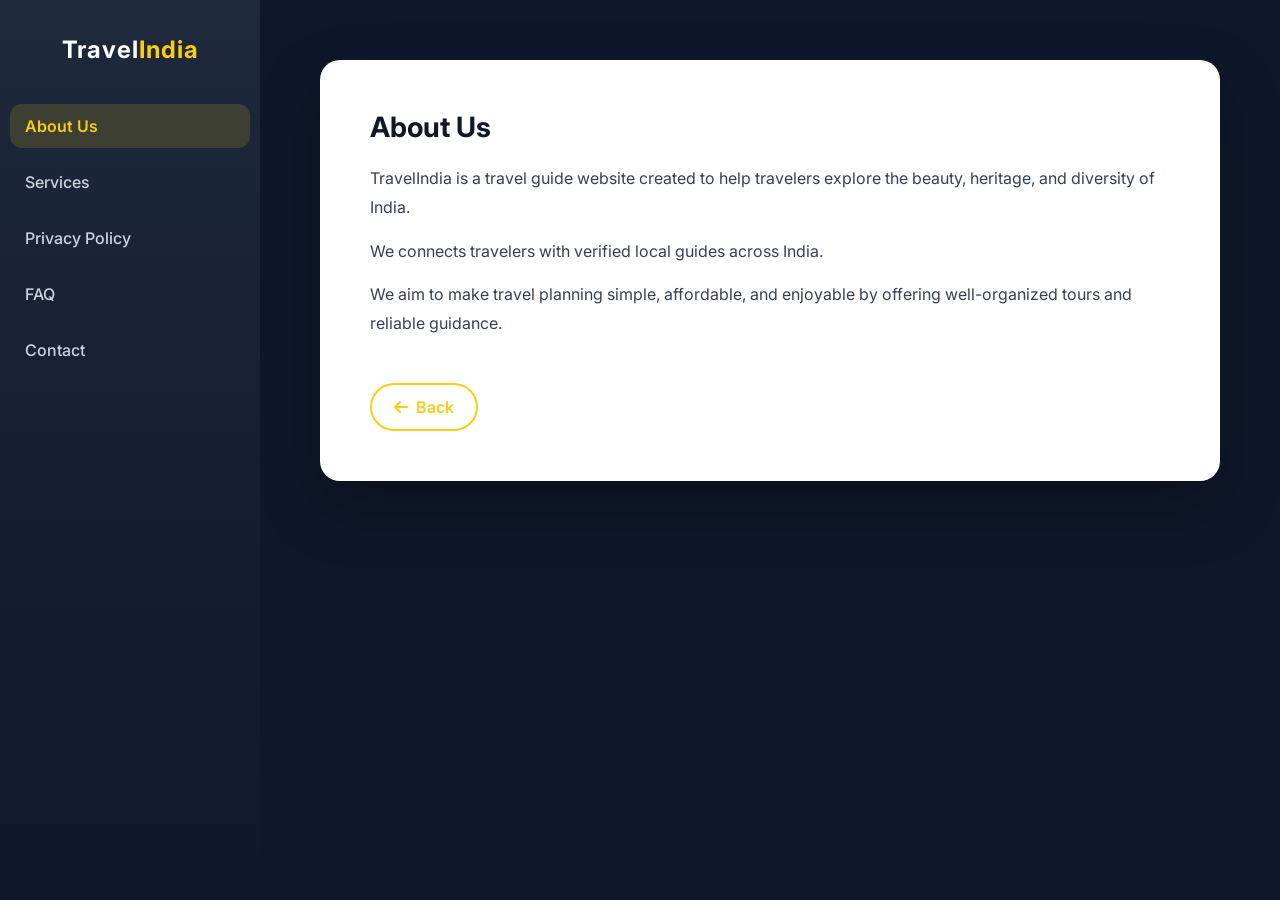
<file: templates/info.html>
<!DOCTYPE html>
<html lang="en">
<head>
<meta charset="UTF-8">
<meta name="viewport" content="width=device-width, initial-scale=1.0">
<title>Travel India | Information</title>

<link href="https://fonts.googleapis.com/css2?family=Inter:wght@400;500;600;700&display=swap" rel="stylesheet">
<link rel="stylesheet" href="https://cdnjs.cloudflare.com/ajax/libs/font-awesome/6.5.0/css/all.min.css">

<style>
*{
  margin:0;
  padding:0;
  box-sizing:border-box;
  font-family:'Inter',sans-serif;
}

body{
  display:flex;
  min-height:100vh;
  background:#0f172a;
  overflow-x:hidden;
}

/* ================= SIDEBAR ================= */
.sidebar{
  width:260px;
  background:linear-gradient(180deg,#1e293b,#0f172a);
  padding:35px 10px;
  color:#fff;
  transition:0.3s ease;
}

.sidebar h2{
  font-size:24px;
  margin-bottom:40px;
  text-align:center;       /* center text */
  font-weight:700;
  letter-spacing:1px;
}

.sidebar h2 span{
  color:#facc15;
}

.sidebar a{
  display:block;
  padding:12px 15px;
  border-radius:12px;
  margin-bottom:12px;
  text-decoration:none;
  color:#cbd5e1;
  transition:0.3s;
  position:relative;
  font-weight:500;
}

.sidebar a:hover{
  background:#1e293b;
  color:#fff;
}

.sidebar a.active{
  background:rgba(250,204,21,0.15);
  color:#facc15;
  font-weight:600;
}

.sidebar a.active::before{
  content:"";
  position:absolute;
  left:-20px;
  top:0;
  height:100%;
  width:4px;
  background:#facc15;
  border-radius:4px;
}

/* ================= HAMBURGER ================= */
.menu-toggle{
  display:none;
  position:fixed;
  top:28px;
  left:15px;
  font-size:22px;
  color:#fff;
  background:#1e293b;
  padding:10px 12px;
  border-radius:8px;
  cursor:pointer;
  z-index:1000;
}

/* ================= MAIN ================= */
.main{
  flex:1;
  padding:60px;
  display:flex;
  justify-content:center;
  align-items:flex-start;
}

/* ================= CARD ================= */
.card{
  background:#ffffff;
  border-radius:20px;
  padding:50px;
  box-shadow:0 25px 60px rgba(0,0,0,0.25);
  width:100%;
  max-width:900px;
  animation:fadeIn 0.4s ease;
}

.card h1{
  font-size:28px;
  margin-bottom:20px;
  color:#0f172a;
}

.card p{
  color:#334155;
  line-height:1.8;
  margin-bottom:15px;
}

.card ul{
  margin-left:20px;
  margin-bottom:20px;
}

.card li{
  margin-bottom:8px;
  color:#334155;
}

/* Sections */
.content-section{
  display:none;
}

.content-section.active{
  display:block;
}

/* FAQ */
.faq-item{
  background:#f8fafc;
  padding:15px;
  border-radius:10px;
  margin-bottom:12px;
}

.faq-item strong{
  display:block;
  margin-bottom:6px;
  color:#0f172a;
}

/* Back Button */
.back-btn{
  display:inline-flex;
  align-items:center;
  gap:8px;
  margin-top:30px;
  padding:12px 22px;
  border-radius:50px;
  border:2px solid #facc15;
  color:#facc15;
  text-decoration:none;
  font-weight:600;
  transition:0.3s;
}

.back-btn:hover{
  background:#facc15;
  color:#0f172a;
  box-shadow:0 8px 20px rgba(250,204,21,0.4);
  transform:translateY(-2px);
}

/* ================= RESPONSIVE ================= */
@media(max-width:900px){
  .main{
    padding:30px;
  }
}

@media(max-width:768px){

  body{
    flex-direction:column;
  }

  .sidebar{
    position:fixed;
    left:-260px;
    top:0;
    height:100%;
    z-index:999;
  }

  .sidebar.show{
    left:0;
  }

  .menu-toggle{
    display:block;
  }

  .main{
    padding:80px 20px 20px 20px;
  }

  .card{
    padding:25px;
  }
}

@keyframes fadeIn{
  from{opacity:0; transform:translateY(10px);}
  to{opacity:1; transform:translateY(0);}
}
</style>
</head>
<body>

<div class="menu-toggle" onclick="toggleMenu()">
  <i class="fa fa-bars"></i>
</div>

<!-- SIDEBAR -->
<div class="sidebar" id="sidebar">
  <h2>Travel<span>India</span></h2>

  <a href="#" class="active" onclick="showSection(event,'about')">About Us</a>
  <a href="#" onclick="showSection(event,'services')">Services</a>
  <a href="#" onclick="showSection(event,'privacy')">Privacy Policy</a>
  <a href="#" onclick="showSection(event,'faq')">FAQ</a>
  <a href="#" onclick="showSection(event,'contact')">Contact</a>
</div>

<!-- MAIN -->
<div class="main">
  <div class="card">

    <section id="about" class="content-section active">
      <h1>About Us</h1>
      <p>TravelIndia is a travel guide website created to help travelers explore the beauty, heritage, and diversity of India.</p>
       <p>We connects travelers with verified local guides across India.</p>
      <p>We aim to make travel planning simple, affordable, and enjoyable by offering well-organized tours and reliable guidance.</p>
    </section>

    <section id="services" class="content-section">
      <h1>Our Services</h1>
      <ul>
        <li>✔ Guided Tours</li>
        <li>✔ Hotel Recommendations</li>
        <li>✔ Destination Planning</li>
        <li>✔ Verified Local Guides</li>
        <li>✔ Secure Online Booking</li>
      </ul>
    </section>

    <section id="privacy" class="content-section">
      <h1>Privacy Policy</h1>
      <p>Your personal data is securely stored and never shared without consent.</p>
      <p>All transactions are encrypted.</p>
    </section>

    <section id="faq" class="content-section">
      <h1>Frequently Asked Questions</h1>
      <div class="faq-item">
        <strong>How do I book a tour?</strong>
        <p>Select your destination and click "Book Tour".</p>
      </div>
      <div class="faq-item">
        <strong>Can I cancel my booking?</strong>
        <p>Cancellations are not allowed.</p>
      </div>
    </section>

    <section id="contact" class="content-section">
      <h1>Contact Us</h1>
      <p><i class="fa fa-location-dot"></i> Mumbai, India</p>
      <p><i class="fa fa-phone"></i> +91 90224 00968</p>
      <p><i class="fa fa-envelope"></i> support@travelindia.com</p>
      <p>We are available 24/7 for assistance.</p>
    </section>

    <a href="javascript:history.back()" class="back-btn">
      <i class="fa fa-arrow-left"></i> Back
    </a>

  </div>
</div>

<script>
function showSection(e,id){
  e.preventDefault();

  document.querySelectorAll('.sidebar a').forEach(link=>{
    link.classList.remove('active');
  });

  e.target.classList.add('active');

  document.querySelectorAll('.content-section').forEach(section=>{
    section.classList.remove('active');
  });

  document.getElementById(id).classList.add('active');

  if(window.innerWidth < 768){
    document.getElementById('sidebar').classList.remove('show');
  }
}

function toggleMenu(){
  document.getElementById('sidebar').classList.toggle('show');
}
</script>

</body>
</html>
</file>
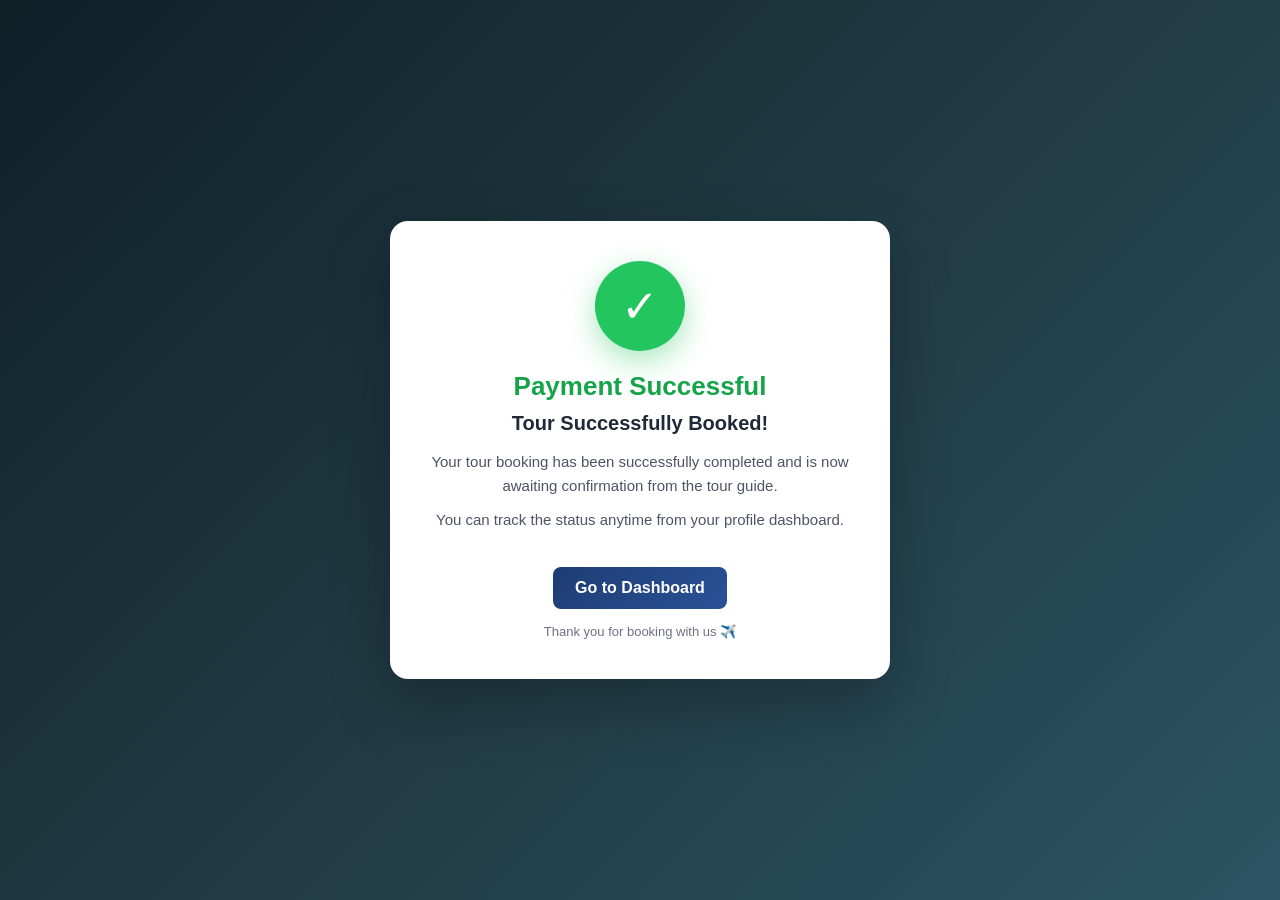
<file: templates/payment_success.html>
<!DOCTYPE html>
<html lang="en">
<head>
<meta charset="UTF-8">
<meta name="viewport" content="width=device-width, initial-scale=1.0">

<title>Payment Successful</title>

<style>

*{
box-sizing:border-box;
margin:0;
padding:0;
font-family:"Segoe UI",sans-serif;
}

body{
background:linear-gradient(135deg,#0f2027,#203a43,#2c5364);
min-height:100vh;
display:flex;
align-items:center;
justify-content:center;
padding:20px;
}

/* Main Card */

.success-container{

background:white;
padding:40px 35px;
border-radius:18px;
max-width:500px;
width:100%;
text-align:center;

box-shadow:0 25px 60px rgba(0,0,0,0.25);

animation:fadeIn .6s ease;
}

@keyframes fadeIn{
from{opacity:0; transform:translateY(25px);}
to{opacity:1; transform:translateY(0);}
}

/* Check Icon */

.checkmark{

width:90px;
height:90px;
margin:0 auto 20px;

background:#22c55e;
border-radius:50%;

display:flex;
align-items:center;
justify-content:center;

font-size:45px;
color:white;

box-shadow:0 10px 30px rgba(34,197,94,0.4);

animation:pop .5s ease;
}

@keyframes pop{
0%{transform:scale(.5);opacity:0;}
100%{transform:scale(1);opacity:1;}
}

/* Titles */

.success-container h1{
font-size:26px;
color:#16a34a;
margin-bottom:10px;
}

.success-container h3{
font-size:20px;
color:#1f2937;
margin-bottom:15px;
}

/* Text */

.success-container p{

font-size:15px;
color:#4b5563;
line-height:1.6;
margin-bottom:10px;
}

/* Button */

.btn-dashboard{

display:inline-block;
margin-top:25px;

padding:12px 22px;

background:linear-gradient(135deg,#1e3c72,#2a5298);
color:white;

text-decoration:none;
border-radius:8px;

font-weight:600;
transition:.3s;
}

.btn-dashboard:hover{

transform:translateY(-2px);
box-shadow:0 10px 25px rgba(0,0,0,0.2);

}

/* Small note */

.note{
margin-top:15px;
font-size:13px;
color:#6b7280;
}

/* Mobile */

@media(max-width:480px){

.success-container{
padding:30px 20px;
}

.success-container h1{
font-size:22px;
}

.success-container h3{
font-size:18px;
}

}

</style>
</head>

<body>

<div class="success-container">

<div class="checkmark">
✓
</div>

<h1>Payment Successful</h1>

<h3>Tour Successfully Booked!</h3>

<p>
Your tour booking has been successfully completed and is now awaiting confirmation from the tour guide.
</p>

<p>
You can track the status anytime from your profile dashboard.
</p>

<a href="{{ url_for('profile') }}" class="btn-dashboard">
Go to Dashboard
</a>

<div class="note">
Thank you for booking with us ✈️
</div>

</div>

</body>
</html>
</file>
